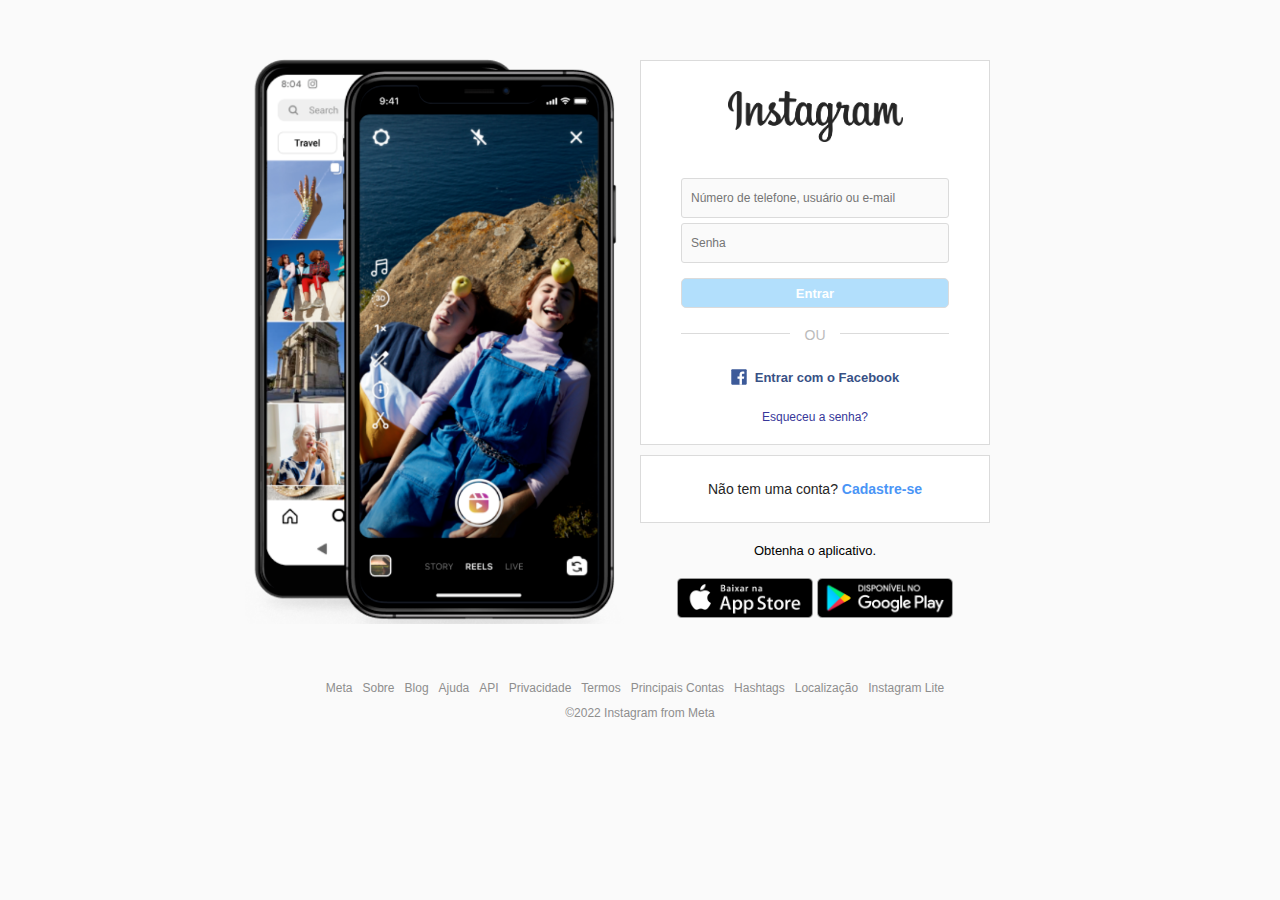
<file: projetos_portifólio/CLONE_HOME_INSTA/index.html>
<!DOCTYPE html>
<html lang="en">
  <head>
    <meta charset="UTF-8" />
    <meta http-equiv="X-UA-Compatible" content="IE=edge" />
    <meta name="viewport" content="width=device-width, initial-scale=1.0" />
    <title>Instagram</title>
    <link rel="stylesheet" href="css/styles.css" />
    <link rel="shortcut icon" href="img/favicon.png" type="image/x-icon" />
  </head>
  <body>
    <main>
      <div id="main-container">
        <!-- Banner Container -->
        <div id="banner-container">
          <img src="img/banner2.png" alt="Crie uma conta no Instagram" />
        </div>
        <!-- Login e Registro -->
        <div id="form-container">
          <div id="form-box">
            <img id="logo-insta" src="img/logo_instagram.png" alt="Instagram" />
            <form id="login-form">
              <input
                type="text"
                name="username"
                placeholder="Número de telefone, usuário ou e-mail"
              />
              <input type="password" name="password" placeholder="Senha" />
              <input type="submit" value="Entrar" />
            </form>
            <div class="separator">
              <div class="line"></div>
              <span>Ou</span>
            </div>
            <div id="other-links">
              <div id="facebook-login">
                <a href="#">
                  <img src="img/logo_facebook.svg" alt="Facebook Login" />
                  <span>Entrar com o Facebook</span>
                </a>
              </div>
              <div id="forgot-pass">
                <a href="#">Esqueceu a senha?</a>
              </div>
            </div>
          </div>
          <div id="register-container">
            <p>Não tem uma conta? <a href="#">Cadastre-se</a></p>
          </div>
          <div id="get-app-container">
            <p>Obtenha o aplicativo.</p>
            <a href="#">
              <img src="img/apple_btn.png" alt="Apple Store" />
            </a>
            <a href="#">
              <img src="img/gplay_btn.png" alt="Google Play" />
            </a>
          </div>
        </div>
      </div>
    </main>
    <footer>
      <nav>
        <ul id="footer-links">
          <li><a href="#">Meta</a></li>
          <li><a href="#">Sobre</a></li>
          <li><a href="#">Blog</a></li>
          <li><a href="#">Ajuda</a></li>
          <li><a href="#">API</a></li>
          <li><a href="#">Privacidade</a></li>
          <li><a href="#">Termos</a></li>
          <li><a href="#">Principais Contas</a></li>
          <li><a href="#">Hashtags</a></li>
          <li><a href="#">Localização</a></li>
          <li><a href="#">Instagram Lite</a></li>
        </ul>
      </nav>
      <p id="copyright">&copy;2022 Instagram from Meta</p>
    </footer>
  </body>
</html>
</file>
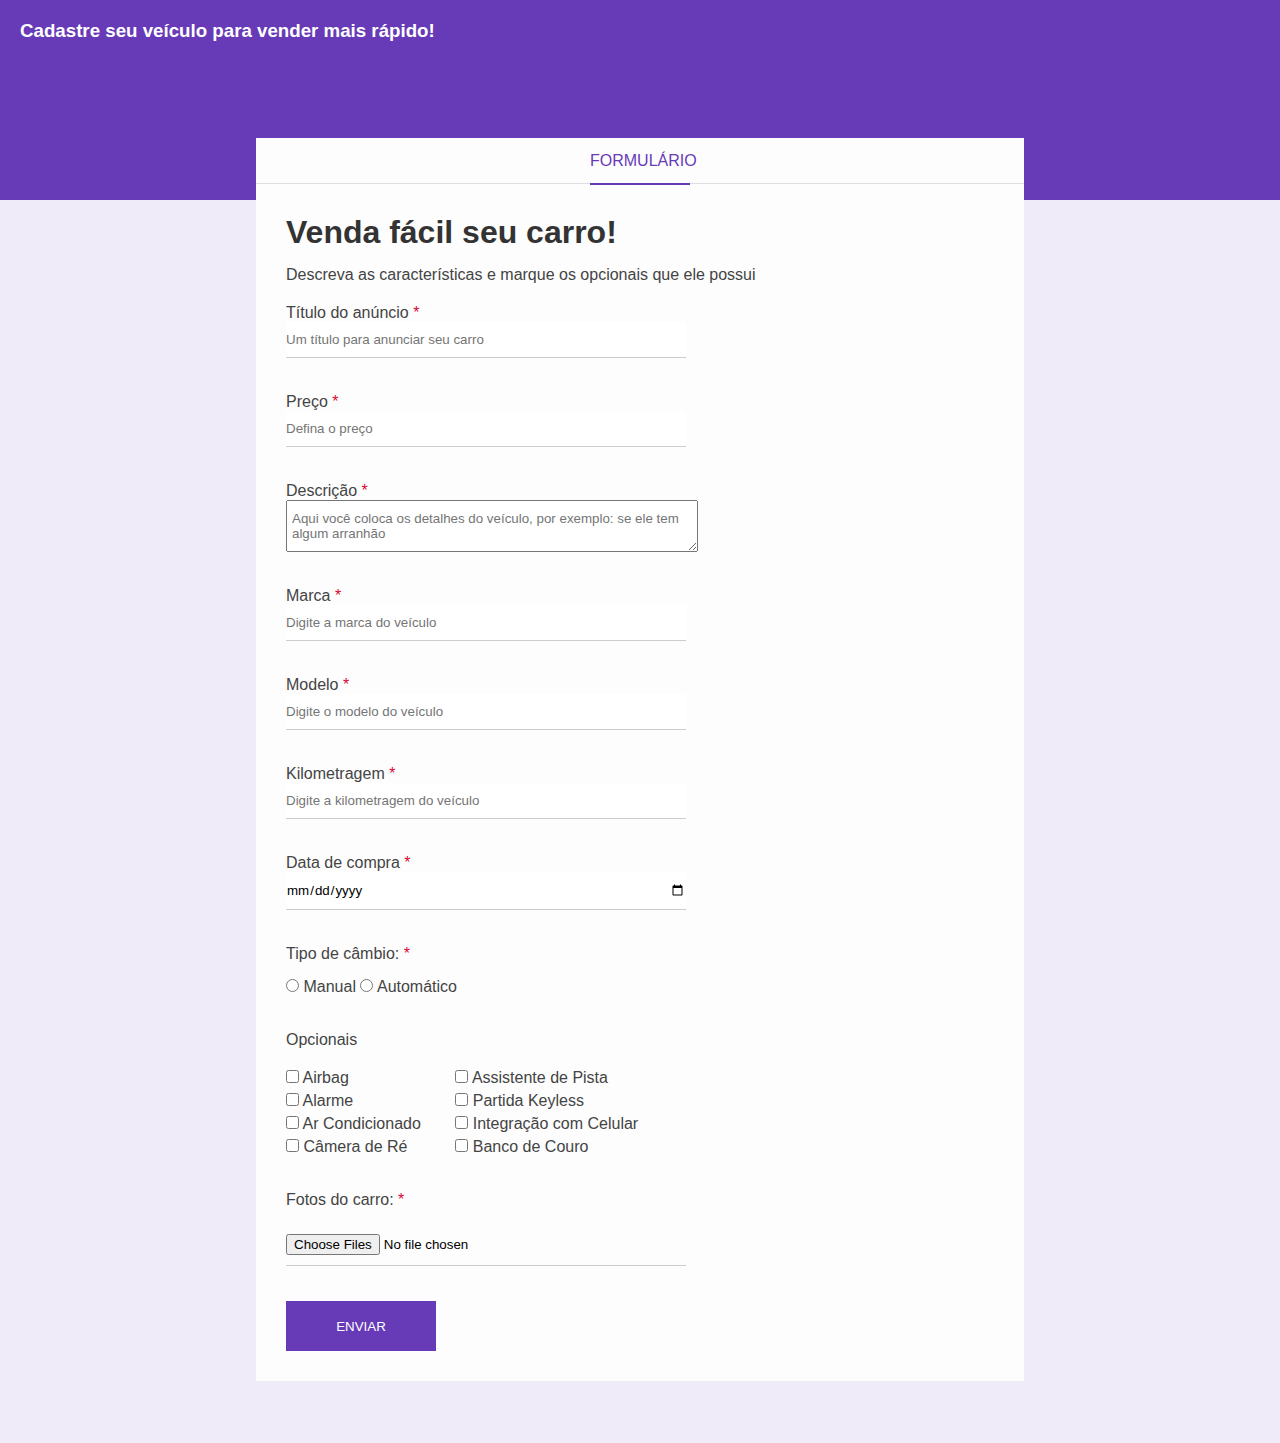
<file: projetos_portifólio/FORM_PROJECT/index.html>
<!DOCTYPE html>
<html lang="en">
  <head>
    <meta charset="UTF-8" />
    <meta http-equiv="X-UA-Compatible" content="IE=edge" />
    <meta name="viewport" content="width=device-width, initial-scale=1.0" />
    <title>Venda seu carro</title>
    <link rel="stylesheet" href="css/styles.css" />
  </head>
  <body>
    <div class="container">
      <div class="header">
        <h3>Cadastre seu veículo para vender mais rápido!</h3>
      </div>
      <div class="form-container">
        <div class="form-header">
          <p>Formulário</p>
        </div>
        <div class="form-body">
          <h1 class="form-title">Venda fácil seu carro!</h1>
          <p>
            Descreva as características e marque os opcionais que ele possui
          </p>
          <form>
            <div class="box-input">
              <label for="title"
                >Título do anúncio <span class="required-field">*</span></label
              >
              <input
                type="text"
                name="title"
                id="title"
                class="block"
                placeholder="Um título para anunciar seu carro"
                minlength="1"
                maxlength="30"
                required
              />
            </div>
            <div class="box-input">
              <label for="price"
                >Preço <span class="required-field">*</span></label
              >
              <input
                type="number"
                name="price"
                id="price"
                class="block"
                placeholder="Defina o preço"
                required
              />
            </div>
            <div class="box-input">
              <label for="description"
                >Descrição <span class="required-field">*</span></label
              >
              <textarea
                name="description"
                id="description"
                class="block"
                placeholder="Aqui você coloca os detalhes do veículo, por exemplo: se ele tem algum arranhão"
              ></textarea>
            </div>
            <div class="box-input">
              <label for="brand"
                >Marca <span class="required-field">*</span></label
              >
              <input
                type="text"
                name="brand"
                id="brand"
                class="block"
                placeholder="Digite a marca do veículo"
                required
              />
            </div>
            <div class="box-input">
              <label for="model"
                >Modelo <span class="required-field">*</span></label
              >
              <input
                type="text"
                name="model"
                id="model"
                class="block"
                placeholder="Digite o modelo do veículo"
                required
              />
            </div>
            <div class="box-input">
              <label for="mileage"
                >Kilometragem <span class="required-field">*</span></label
              >
              <input
                type="number"
                name="mileage"
                id="mileage"
                class="block"
                placeholder="Digite a kilometragem do veículo"
                required
              />
            </div>
            <div class="box-input">
              <label for="purchase_date"
                >Data de compra <span class="required-field">*</span></label
              >
              <input
                type="date"
                name="purchase_date"
                id="purchase_date"
                class="block"
                required
              />
            </div>
            <div class="box-input">
              <p>Tipo de câmbio: <span class="required-field">*</span></p>
              <input type="radio" id="manual" name="gear" />
              <label for="manual">Manual</label>
              <input type="radio" id="auto" name="gear" />
              <label for="auto">Automático</label>
            </div>
            <div class="optional-box">
              <p>Opcionais</p>
              <ul class="optional-list">
                <li>
                  <input
                    type="checkbox"
                    id="airbag"
                    name="optional[]"
                    value="airbag"
                  />
                  <label for="airbag">Airbag</label>
                </li>
                <li>
                  <input
                    type="checkbox"
                    id="alarm"
                    name="optional[]"
                    value="alarm"
                  />
                  <label for="alarm">Alarme</label>
                </li>
                <li>
                  <input type="checkbox" id="ac" name="optional[]" value="ac" />
                  <label for="ac">Ar Condicionado</label>
                </li>
                <li>
                  <input
                    type="checkbox"
                    id="reverse_camera"
                    name="optional[]"
                    value="reverse_camera"
                  />
                  <label for="reverse_camera">Câmera de Ré</label>
                </li>
              </ul>
            </div>
            <div class="optional-box">
              <ul class="optional-list">
                <li>
                  <input
                    type="checkbox"
                    id="lane_assist"
                    name="optional[]"
                    value="lane_assist"
                  />
                  <label for="lane_assist">Assistente de Pista</label>
                </li>
                <li>
                  <input
                    type="checkbox"
                    id="keyless"
                    name="optional[]"
                    value="keyless"
                  />
                  <label for="keyless">Partida Keyless</label>
                </li>
                <li>
                  <input
                    type="checkbox"
                    id="smartphone"
                    name="optional[]"
                    value="smartphone"
                  />
                  <label for="smartphone">Integração com Celular</label>
                </li>
                <li>
                  <input
                    type="checkbox"
                    id="leather_seat"
                    name="optional[]"
                    value="leather_seat"
                  />
                  <label for="leather_seat">Banco de Couro</label>
                </li>
              </ul>
            </div>
            <div class="box-input">
              <p>Fotos do carro: <span class="required-field">*</span></p>
              <input
                type="file"
                multiple
                accept="image/png, image/jpg"
                id="images"
                name="images"
                required
              />
            </div>
            <input type="submit" value="Enviar" class="btn-submit" />
          </form>
        </div>
      </div>
    </div>
  </body>
</html>
</file>
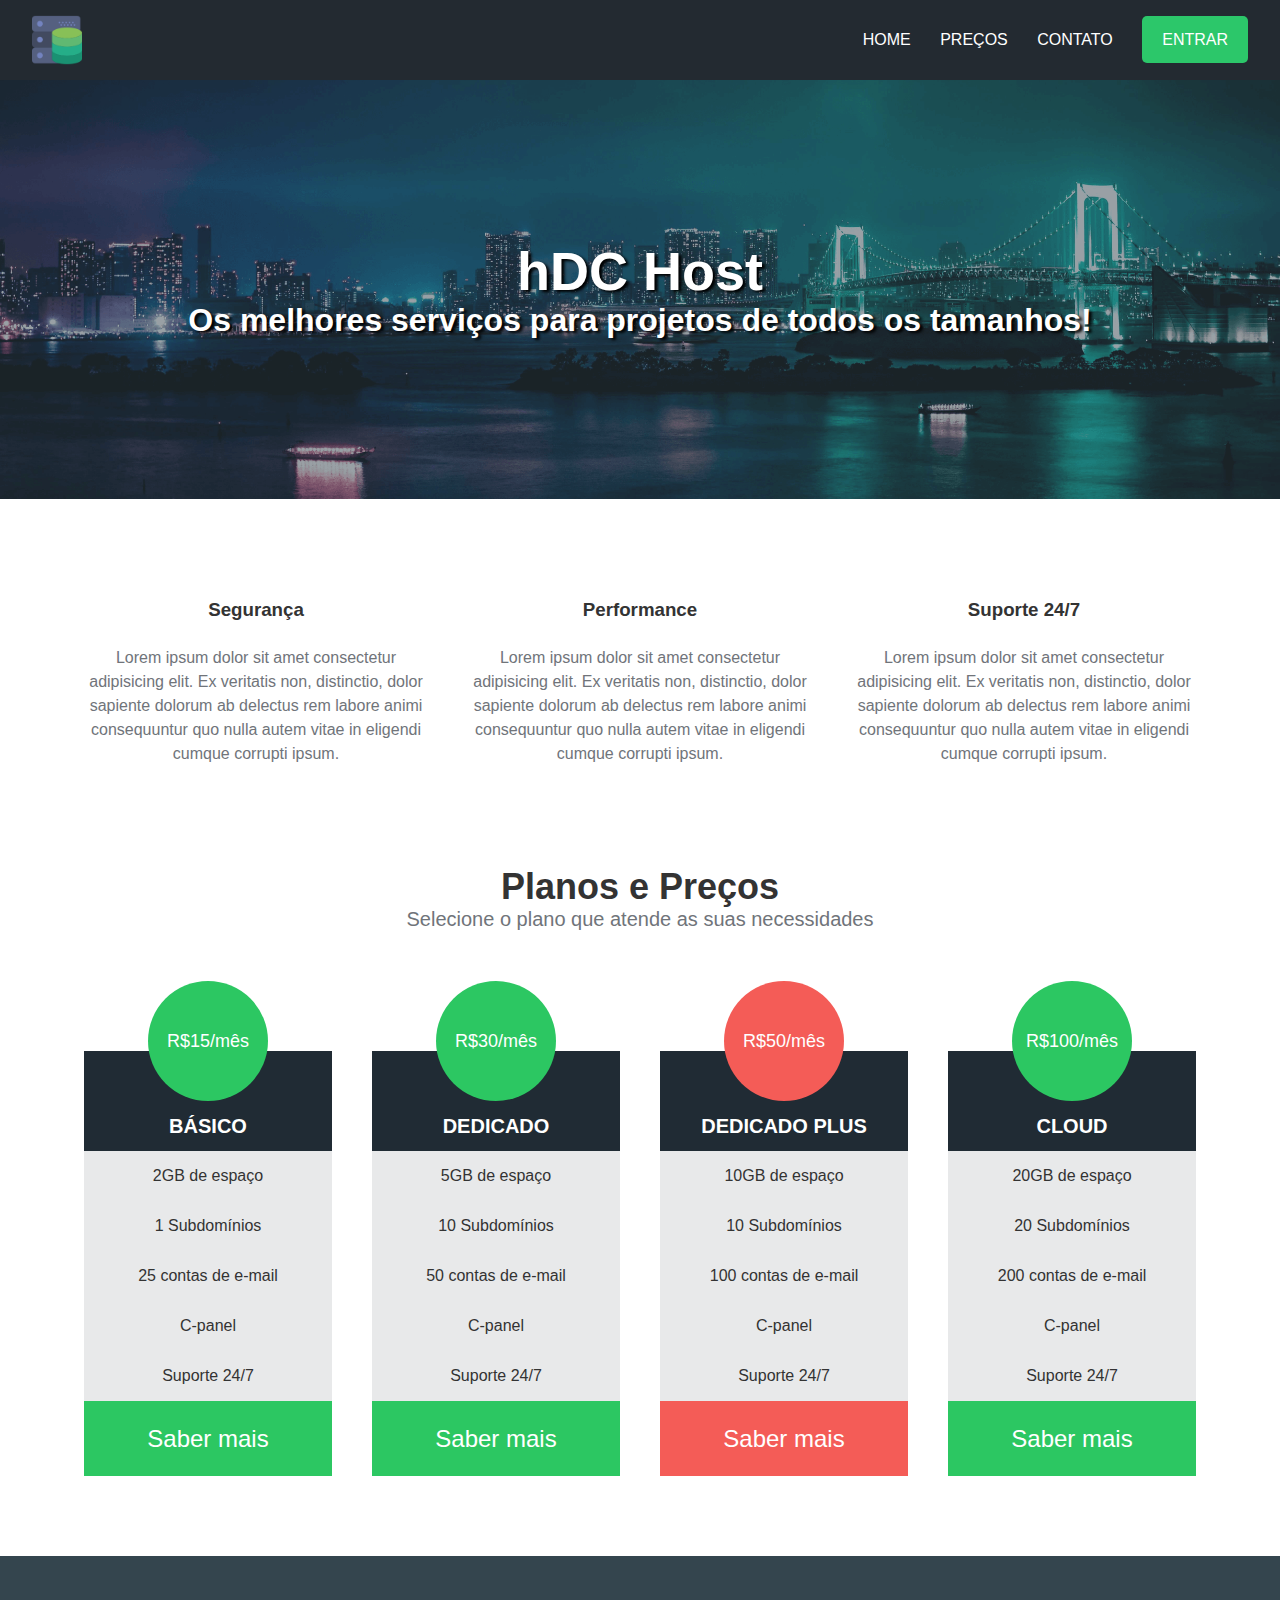
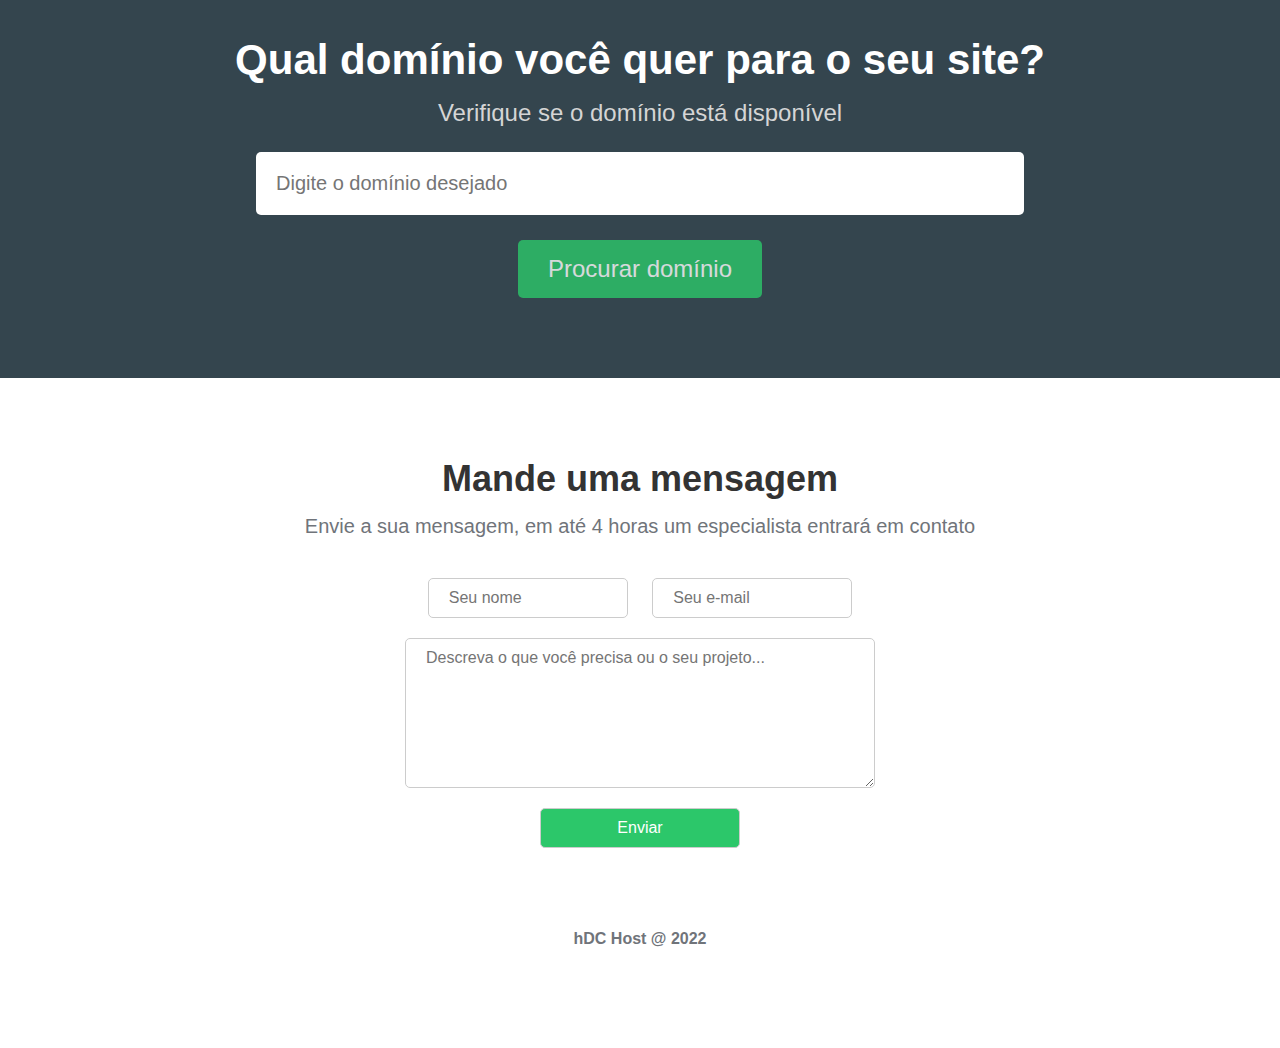
<file: projetos_portifólio/HDC_HOST/index.html>
<!DOCTYPE html>
<html lang="en">
  <head>
    <meta charset="UTF-8" />
    <meta http-equiv="X-UA-Compatible" content="IE=edge" />
    <meta name="viewport" content="width=device-width, initial-scale=1.0" />
    <title>hDC Host</title>
    <!-- Ícones -->
    <link
      rel="stylesheet"
      href="https://cdnjs.cloudflare.com/ajax/libs/font-awesome/6.2.0/css/all.min.css"
      integrity="sha512-xh6O/CkQoPOWDdYTDqeRdPCVd1SpvCA9XXcUnZS2FmJNp1coAFzvtCN9BmamE+4aHK8yyUHUSCcJHgXloTyT2A=="
      crossorigin="anonymous"
      referrerpolicy="no-referrer"
    />
    <!-- Estilos -->
    <link rel="stylesheet" href="css/styles.css" />
  </head>
  <body>
    <div class="container">
      <div class="navbar-container">
        <nav>
          <a href="#">
            <img src="img/hdchostlogo.png" alt="hDC Host" class="logo" />
          </a>
          <ul class="navbar-items">
            <li>
              <a href="#">Home</a>
            </li>
            <li>
              <a href="#">Preços</a>
            </li>
            <li>
              <a href="#">Contato</a>
            </li>
            <li>
              <a href="#" class="default-btn">Entrar</a>
            </li>
          </ul>
        </nav>
      </div>
      <main>
        <div class="main-banner">
          <h1>hDC Host</h1>
          <p>Os melhores serviços para projetos de todos os tamanhos!</p>
        </div>
        <section class="services-container">
          <ul>
            <li>
              <i class="fas fa-shield-alt"></i>
              <h3>Segurança</h3>
              <p>
                Lorem ipsum dolor sit amet consectetur adipisicing elit. Ex
                veritatis non, distinctio, dolor sapiente dolorum ab delectus
                rem labore animi consequuntur quo nulla autem vitae in eligendi
                cumque corrupti ipsum.
              </p>
            </li>
            <li>
              <i class="fas fa-rocket"></i>
              <h3>Performance</h3>
              <p>
                Lorem ipsum dolor sit amet consectetur adipisicing elit. Ex
                veritatis non, distinctio, dolor sapiente dolorum ab delectus
                rem labore animi consequuntur quo nulla autem vitae in eligendi
                cumque corrupti ipsum.
              </p>
            </li>
            <li>
              <i class="fas fa-comments"></i>
              <h3>Suporte 24/7</h3>
              <p>
                Lorem ipsum dolor sit amet consectetur adipisicing elit. Ex
                veritatis non, distinctio, dolor sapiente dolorum ab delectus
                rem labore animi consequuntur quo nulla autem vitae in eligendi
                cumque corrupti ipsum.
              </p>
            </li>
          </ul>
        </section>
        <section class="pricing-container">
          <h2>Planos e Preços</h2>
          <p>Selecione o plano que atende as suas necessidades</p>
          <div class="plans-container">
            <div class="plan">
              <ul>
                <li class="price">R$15/mês</li>
                <li class="plan-name">Básico</li>
                <li>2GB de espaço</li>
                <li>1 Subdomínios</li>
                <li>25 contas de e-mail</li>
                <li>C-panel</li>
                <li>Suporte 24/7</li>
                <li class="plan-btn">Saber mais</li>
              </ul>
            </div>
            <div class="plan">
              <ul>
                <li class="price">R$30/mês</li>
                <li class="plan-name">Dedicado</li>
                <li>5GB de espaço</li>
                <li>10 Subdomínios</li>
                <li>50 contas de e-mail</li>
                <li>C-panel</li>
                <li>Suporte 24/7</li>
                <li class="plan-btn">Saber mais</li>
              </ul>
            </div>
            <div class="plan">
              <ul>
                <li class="price recommended">R$50/mês</li>
                <li class="plan-name">Dedicado Plus</li>
                <li>10GB de espaço</li>
                <li>10 Subdomínios</li>
                <li>100 contas de e-mail</li>
                <li>C-panel</li>
                <li>Suporte 24/7</li>
                <li class="plan-btn recommended">Saber mais</li>
              </ul>
            </div>
            <div class="plan">
              <ul>
                <li class="price">R$100/mês</li>
                <li class="plan-name">Cloud</li>
                <li>20GB de espaço</li>
                <li>20 Subdomínios</li>
                <li>200 contas de e-mail</li>
                <li>C-panel</li>
                <li>Suporte 24/7</li>
                <li class="plan-btn">Saber mais</li>
              </ul>
            </div>
          </div>
        </section>
        <section class="searchdomain-container">
          <h2>Qual domínio você quer para o seu site?</h2>
          <p>Verifique se o domínio está disponível</p>
          <form>
            <input
              type="text"
              name="domain"
              id="domain"
              placeholder="Digite o domínio desejado"
            />
            <input type="submit" value="Procurar domínio" />
          </form>
        </section>
        <section class="contact-container">
          <h2>Mande uma mensagem</h2>
          <p>
            Envie a sua mensagem, em até 4 horas um especialista entrará em
            contato
          </p>
          <form>
            <input type="text" name="name" id="name" placeholder="Seu nome" />
            <input
              type="email"
              name="email"
              id="email"
              placeholder="Seu e-mail"
            />
            <textarea
              name="message"
              id="message"
              placeholder="Descreva o que você precisa ou o seu projeto..."
            ></textarea>
            <input type="submit" value="Enviar" />
          </form>
        </section>
      </main>
      <footer>
        <p>hDC Host @ 2022</p>
      </footer>
    </div>
  </body>
</html>
</file>
<file: projetos_portifólio/CLONE_HOME_INSTA/css/styles.css>
/* GERAL */
* {
  margin: 0;
  padding: 0;
  box-sizing: border-box;
  font-family: Helvetica;
}

body {
  background-color: #fafafa;
}

/* CONTAINERS */
#main-container {
  display: flex;
  margin-top: 30px;
}

#banner-container,
#form-container {
  flex: 1 1 0;
  width: 50%;
}

#banner-container {
  text-align: right;
}

#banner-container img {
  width: 100%;
  margin-right: 15px;
  margin-top: 25px;
  max-width: 380px;
}

#form-container {
  text-align: center;
}

/* LOGIN FORM */
#form-box {
  background-color: #fff;
  border: 1px solid #dbdbdb;
  width: 350px;
  margin-top: 30px;
}

#logo-insta {
  width: 175px;
  height: 51px;
  margin: 30px auto 12px;
}

#login-form {
  margin-top: 20px;
}

#login-form input {
  display: block;
  font-size: 12px;
  padding: 12px 9px;
  background-color: #fafafa;
  border: 1px solid #dbdbdb;
  border-radius: 3px;
  width: 268px;
  margin: 5px auto;
}

#login-form input[type="submit"] {
  background-color: #b2dffc;
  color: #fff;
  margin-top: 15px;
  border-radius: 5px;
  height: 30px;
  font-size: 13px;
  padding: 0;
  font-weight: bold;
}

/* SEPARADOR */
.separator {
  position: relative;
}

.line {
  border-top: 1px solid #dbdbdb;
  width: 268px;
  margin: 25px auto 35px;
}

.separator span {
  position: absolute;
  text-transform: uppercase;
  color: #bbb;
  background-color: #fff;
  top: -6px;
  width: 50px;
  margin-left: -25px;
  font-size: 14px;
}

/* FACEBOOK LOGIN */
#facebook-login {
  margin-bottom: 25px;
}

#facebook-login a {
  text-decoration: none;
  color: #385185;
  display: flex;
  align-items: center;
  justify-content: center;
}

#facebook-login img {
  width: 16px;
  height: 16px;
  margin-right: 8px;
}

#facebook-login span {
  font-weight: bold;
  font-size: 13px;
  margin-top: 1px;
}

/* FORGOT PASSWORD */
#forgot-pass {
  margin-bottom: 20px;
  font-size: 12px;
}

#forgot-pass a {
  text-decoration: none;
  color: #373799;
}

/* REGISTER */
#register-container {
  background-color: #fff;
  border: 1px solid #dbdbdb;
  width: 350px;
  margin-top: 10px;
  padding: 25px;
}

#register-container p {
  font-size: 14px;
  color: #262626;
}

#register-container a {
  color: #4a95f6;
  font-weight: bold;
  text-decoration: none;
}

/* GET APP */
#get-app-container {
  text-align: center;
  width: 350px;
}

#get-app-container p {
  margin: 20px 0;
  font-size: 13px;
}

#get-app-container a {
  text-decoration: none;
}

#get-app-container img {
  width: 136px;
  height: 40px;
}

/* FOOTER */
footer {
  text-align: left;
  width: 1000px;
  margin: 50px auto;
  display: flex;
  flex-direction: column;
  justify-content: center;
  align-items: center;
}

footer #footer-links {
  display: flex;
  list-style: none;
}

#footer-links li {
  margin-right: 10px;
}

#footer-links a,
#copyright {
  text-decoration: none;
  color: #8e8e8e;
  font-size: 12px;
}

#copyright {
  margin-top: 10px;
}

/* MOBILE */
@media (max-width: 450px) {
  body {
    background-color: #fff;
  }

  #banner-container {
    display: none;
  }

  #main-container,
  #form-box {
    margin-top: 0;
  }

  #form-container,
  #form-box,
  #register-container,
  #get-app-container {
    width: 100%;
    border: none;
  }

  footer {
    width: 90%;
  }

  #footer-links {
    flex-wrap: wrap;
    justify-content: center;
  }

  #footer-links {
    margin-bottom: 10px;
  }
}
</file>
<file: projetos_portifólio/HDC_HOST/css/styles.css>
/* Geral */
* {
  margin: 0;
  padding: 0;
  font-family: Helvetica;
  box-sizing: border-box;
}

h1,
h2,
h3 {
  color: #333;
}

p {
  color: #70747a;
}

/* Navbar */
.navbar-container {
  width: 100%;
  height: 80px;
  background-color: #232a31;
  padding: 0 2rem;
}

nav {
  position: relative;
}

.logo {
  width: 50px;
  margin-top: 15px;
}

.navbar-items {
  position: absolute;
  right: 0;
  height: 80px;
  line-height: 80px;
  margin: 0;
  display: inline-block;
}

.navbar-items li {
  display: inline-block;
  text-transform: uppercase;
  margin-left: 25px;
}

.navbar-items a {
  color: #fff;
  text-decoration: none;
  transition: 0.5s;
}

.navbar-items a:hover {
  color: #ccc;
}

.default-btn {
  padding: 15px 20px;
  background-color: #2cc76a;
  border-radius: 5px;
}

.navbar-items .default-btn:hover {
  background-color: #22bb5f;
  color: #fff;
}

/* main banner */
.main-banner {
  background-image: url("../img/mainbanner.png");
  background-size: cover;
  background-position: center;
  padding: 10rem 0;
}

.main-banner h1,
.main-banner p {
  color: #fff;
  text-align: center;
  font-weight: bold;
  text-shadow: #000 3px 2px 3px;
}

.main-banner h1 {
  font-size: 54px;
}

.main-banner p {
  font-size: 32px;
}

/* services */
.services-container {
  padding: 5rem 0;
}

.services-container ul {
  display: flex;
  width: 90%;
  margin: 0 auto;
}

.services-container li {
  flex: 1 1 200px;
  list-style: none;
  text-align: center;
  padding: 20px;
}

.fas {
  font-size: 60px;
  margin-bottom: 15px;
}

.fa-shield-alt {
  color: #2cc76a;
}

.fa-rocket {
  color: #ef3f29;
}

.fa-comments {
  color: #ef8f29;
}

.services-container h3 {
  margin-bottom: 25px;
}

.services-container p {
  line-height: 24px;
}

/* prices and plans */
.pricing-container {
  padding-bottom: 5rem;
  text-align: center;
}

.pricing-container h2 {
  font-size: 36px;
}

.pricing-container p {
  font-size: 20px;
}

.plans-container {
  display: flex;
  justify-content: space-between;
  width: 90%;
  margin: 50px auto 0;
}

.plan {
  flex: 1;
  max-width: 275px;
  margin: 0 20px;
}

.plan ul {
  padding: 0;
}

.plan li {
  list-style: none;
  height: 50px;
  line-height: 50px;
  background-color: #e8e9ea;
  color: #333;
}

.plan .price {
  width: 120px;
  height: 120px;
  border-radius: 50%;
  background-color: #2cc762;
  color: #fff;
  text-align: center;
  line-height: 120px;
  margin: 0 auto -50px;
  font-size: 18px;
  position: relative;
}

.plan .plan-name {
  text-transform: uppercase;
  font-size: 20px;
  font-weight: bold;
  color: #fff;
  background-color: #202b34;
  padding: 50px 0;
}

.plan .plan-btn {
  background-color: #2cc762;
  color: #fff;
  font-size: 24px;
  height: 75px;
  line-height: 75px;
  cursor: pointer;
}

.plan .recommended {
  background-color: #f45c57;
}

/* search domain */
.searchdomain-container {
  background-color: #34454e;
  text-align: center;
  padding: 5rem 0;
}

.searchdomain-container h2 {
  color: #fff;
  font-size: 42px;
  margin-bottom: 15px;
}

.searchdomain-container p {
  color: #d5d5d5;
  font-size: 24px;
  margin-bottom: 25px;
}

.searchdomain-container input {
  display: block;
  border: none;
  border-radius: 5px;
  margin: 0 auto;
}

.searchdomain-container input[type="text"] {
  width: 60%;
  padding: 20px;
  font-size: 20px;
  margin-bottom: 25px;
}

.searchdomain-container input[type="submit"] {
  background-color: #2cc76a;
  padding: 15px 30px;
  color: #fff;
  font-size: 24px;
  cursor: pointer;
  opacity: 0.8;
}

.searchdomain-container input[type="submit"]:hover {
  opacity: 1;
}

/* contact form */
.contact-container {
  text-align: center;
  padding: 5rem 0 2rem 0;
}

.contact-container h2 {
  font-size: 36px;
  margin-bottom: 15px;
}

.contact-container p {
  font-size: 20px;
  margin-bottom: 40px;
}

.contact-container input,
.contact-container textarea {
  width: 200px;
  padding: 10px 20px;
  font-size: 16px;
  border-radius: 5px;
  border: 1px solid #ccc;
  margin: 0 10px 20px;
}

.contact-container textarea {
  display: block;
  margin: 0 auto 20px;
  width: 470px;
  height: 150px;
}

.contact-container input[type="submit"] {
  display: block;
  margin: 0 auto;
  background-color: #2cc76a;
  color: #fff;
  cursor: pointer;
}

/* footer */
footer {
  text-align: center;
  font-weight: bold;
  margin: 50px 0 100px;
}

/* responsividade */

/* small laptops a partir de 1100px */
@media (max-width: 1100px) {
  .plans-container {
    width: 95%;
  }

  .plan {
    margin: 0 5px;
  }
}

/* tablet 900px */
@media (max-width: 900px) {
  .main-banner p {
    padding: 0 6rem;
  }

  .searchdomain-container {
    padding: 2rem 4rem;
  }
}

/* celular 576px */
@media (max-width: 576px) {
  html,
  body {
    overflow-x: hidden;
  }

  .navbar-items li {
    font-size: 12px;
    margin-left: 10px;
  }

  .main-banner p {
    padding: 0 2rem;
  }

  .services-container ul {
    flex-direction: column;
  }

  .plans-container {
    flex-direction: column;
    width: 100%;
    padding: 0 2rem;
  }

  .plan {
    width: 100%;
    max-width: 100%;
    margin-bottom: 15px;
  }

  .searchdomain-container h2 {
    font-size: 28px;
  }

  .searchdomain-container input[type="text"] {
    width: 100%;
  }

  .contact-container {
    padding: 3rem 2rem;
  }

  .contact-container input,
  .contact-container textarea {
    width: 100%;
    margin: 10px 0;
  }
}
</file>
<file: projetos_portifólio/FORM_PROJECT/css/styles.css>
/* reset */
* {
  margin: 0;
  padding: 0;
  font-family: Arial, Helvetica, sans-serif;
}

body {
  background-color: #f0ebf8;
}

h1,
h2,
h3,
h4,
h5 {
  color: #333;
}

p,
label {
  color: #444;
}

input {
  border: none;
  border-bottom: 1px solid #ccc;
  padding: 10px 0;
}

input[type="text"],
input[type="number"],
input[type="date"],
input[type="file"],
textarea {
  width: 400px;
}

textarea {
  padding: 10px 5px;
}

/* page header */
.header {
  height: 160px;
  padding: 20px;
  background-color: #673ab7;
}

.header h3 {
  color: #fff;
  margin-top: 0;
}

/* form container */
.form-container {
  background-color: #fdfdfd;
  width: 60%;
  margin: 0 auto;
  position: relative;
  top: -62px;
}

/* form header */
.form-header {
  border-bottom: 1px solid #dfdfdf;
  height: 45px;
}

.form-header p {
  color: #673ab7;
  border-bottom: 2px solid #673ab7;
  width: 100px;
  text-align: center;
  margin: 0 auto;
  text-transform: uppercase;
  height: 45px;
  line-height: 45px;
}

/* form body */
.form-body {
  padding: 30px;
}

.form-title {
  margin-bottom: 15px;
}

.form-body p {
  margin-bottom: 20px;
}

.required-field {
  color: #d80835;
}

.box-input {
  margin-bottom: 35px;
}

.block {
  display: block;
}

.optional-box {
  display: inline-block;
  margin: 0 30px 30px 0;
}

.optional-list li {
  list-style: none;
  margin-bottom: 5px;
}

.box-input p {
  margin-bottom: 15px;
}

.btn-submit {
  background-color: #673ab7;
  color: #fff;
  border: 2px solid transparent;
  width: 150px;
  height: 50px;
  cursor: pointer;
  text-transform: uppercase;
  transition: 0.5s;
}

.btn-submit:hover {
  background-color: #fff;
  border-color: #673ab7;
  color: #673ab7;
}
</file>
